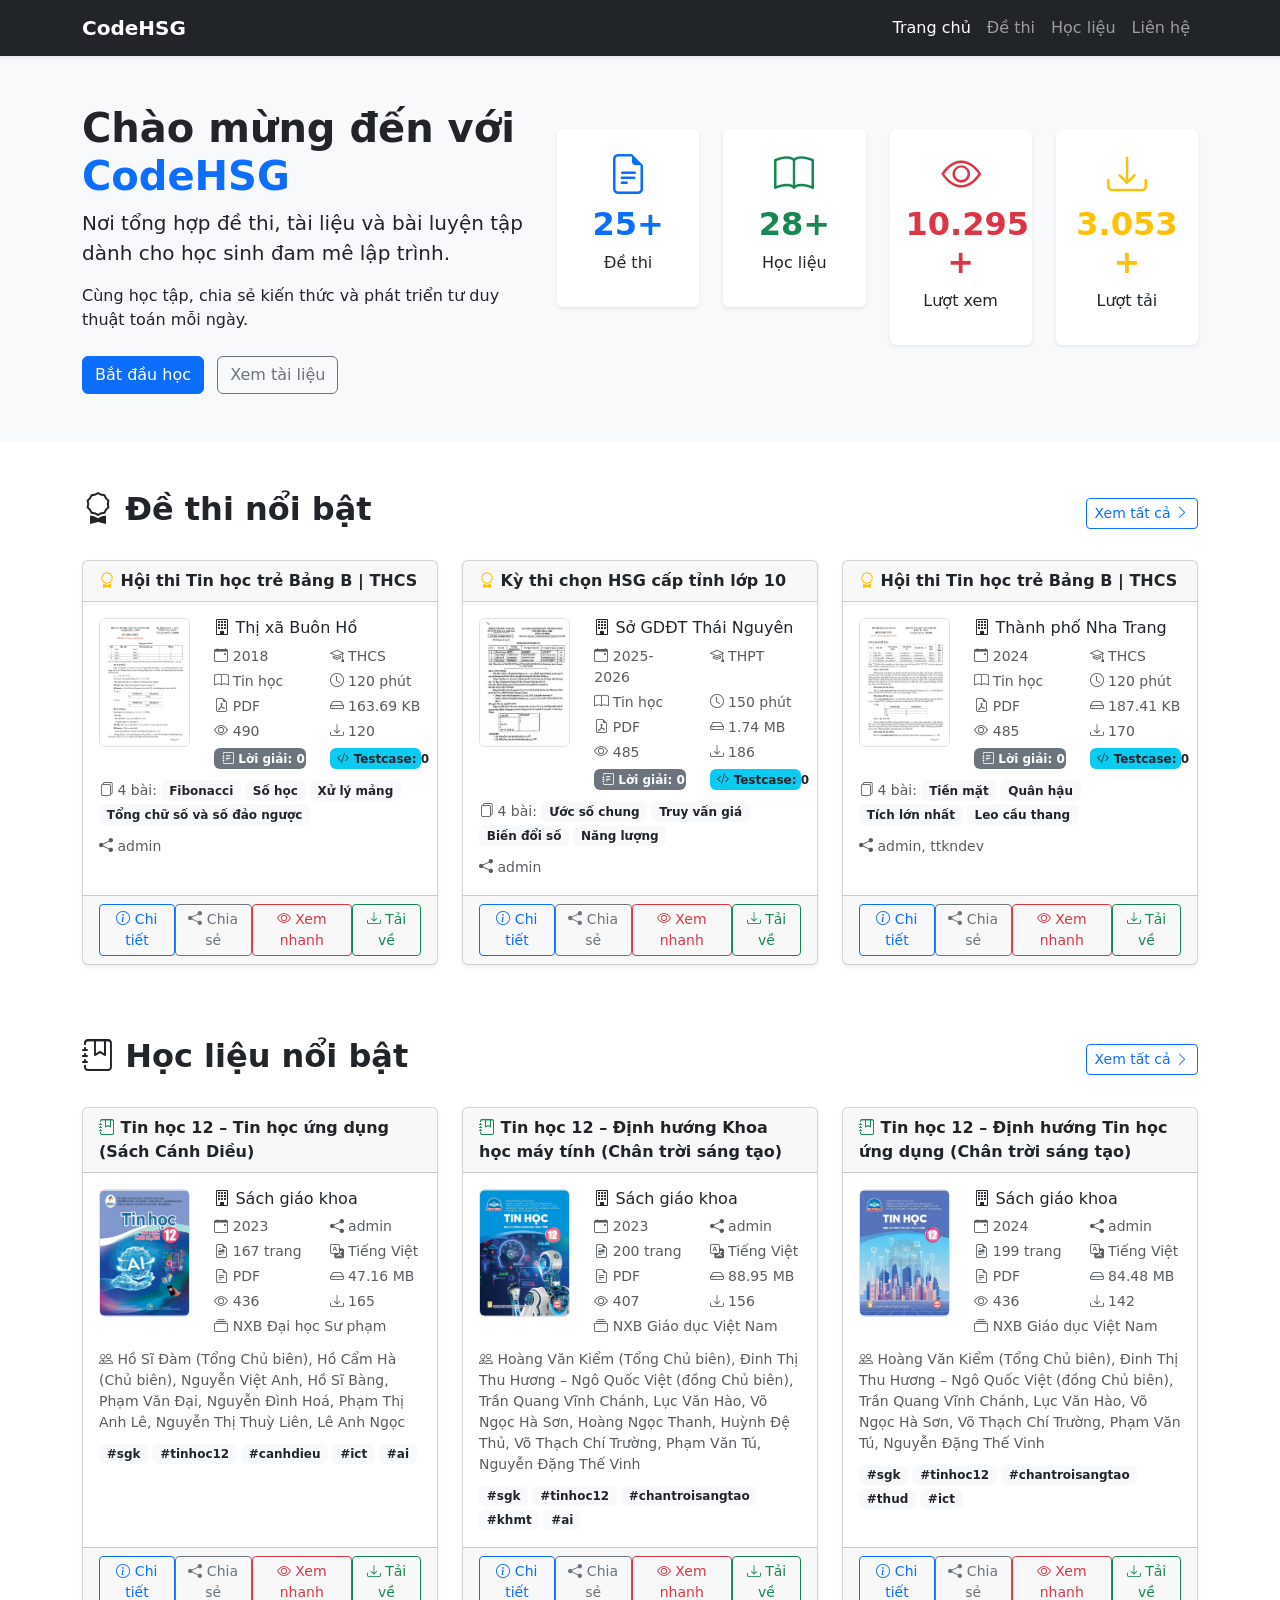
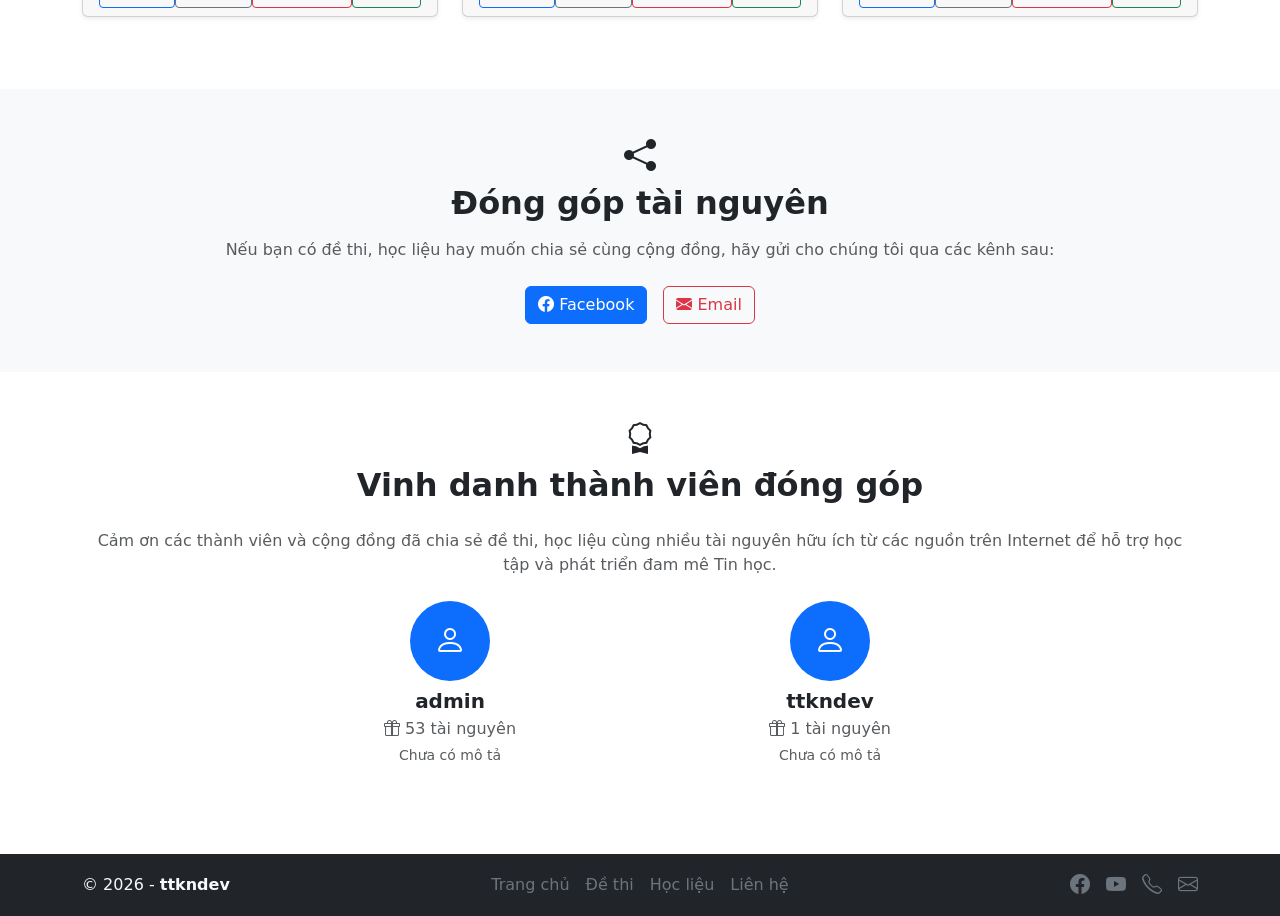
<file: index.html>
<!DOCTYPE html>
<html lang="en">

<head>
    <meta charset="UTF-8">
    <meta name="viewport" content="width=device-width, initial-scale=1.0">
    <title>CodeHSG | Trang chủ</title>

    <link href="https://cdn.jsdelivr.net/npm/bootstrap@5.3.8/dist/css/bootstrap.min.css" rel="stylesheet"
        integrity="sha384-sRIl4kxILFvY47J16cr9ZwB07vP4J8+LH7qKQnuqkuIAvNWLzeN8tE5YBujZqJLB" crossorigin="anonymous">
    <link rel="stylesheet" href="https://cdn.jsdelivr.net/npm/bootstrap-icons@1.11.3/font/bootstrap-icons.css">

    <link rel="stylesheet" href="assets/css/style.css">
</head>

<body>
    <header class="sticky-top">
        <nav class="navbar navbar-expand-lg navbar-dark bg-dark shadow-sm">
            <div class="container">
                <!-- Logo / Brand -->
                <a class="navbar-brand fw-bold" href="index.html">CodeHSG</a>

                <!-- Nút toggle cho mobile -->
                <button class="navbar-toggler" type="button" data-bs-toggle="collapse" data-bs-target="#navbarNav">
                    <span class="navbar-toggler-icon"></span>
                </button>

                <!-- Menu -->
                <div class="collapse navbar-collapse" id="navbarNav">
                    <ul class="navbar-nav ms-auto">
                        <li class="nav-item">
                            <a class="nav-link active" href="index.html">Trang chủ</a>
                        </li>
                        <li class="nav-item">
                            <a class="nav-link" href="exams.html">Đề thi</a>
                        </li>
                        <li class="nav-item">
                            <a class="nav-link" href="books.html">Học liệu</a>
                        </li>
                        <li class="nav-item">
                            <a class="nav-link" href="contact.html">Liên hệ</a>
                        </li>
                    </ul>
                </div>
            </div>
        </nav>
    </header>

    <main>
        <!-- Hero Section -->
        <section class="py-5 bg-light">
            <div class="container">
                <div class="row align-items-center">

                    <!-- Cột trái: Giới thiệu -->
                    <div class="col-12 col-md-5 mb-4 mb-md-0">
                        <h1 class="fw-bold">
                            Chào mừng đến với <span class="text-primary">CodeHSG</span>
                        </h1>

                        <p class="lead">
                            Nơi tổng hợp đề thi, tài liệu và bài luyện tập dành cho học sinh đam mê lập trình.
                        </p>

                        <p>
                            Cùng học tập, chia sẻ kiến thức và phát triển tư duy thuật toán mỗi ngày.
                        </p>

                        <div class="mt-4">
                            <a href="#" class="btn btn-primary me-2">
                                Bắt đầu học
                            </a>

                            <a href="#" class="btn btn-outline-secondary">
                                Xem tài liệu
                            </a>
                        </div>
                    </div>

                    <!-- Cột phải: Thống kê -->
                    <div class="col-12 col-md-7">
                        <div class="row text-center">
                            <div class="col-6 col-lg-3 mb-4">
                                <div class="p-3 bg-white shadow-sm rounded">
                                    <i class="bi bi-file-earmark-text fs-1 text-primary"></i>
                                    <h2 class="fw-bold text-primary"><span id="stat-exams" class="stat-number">0</span>+
                                    </h2>
                                    <p>Đề thi</p>
                                </div>
                            </div>
                            <div class="col-6 col-lg-3 mb-4">
                                <div class="p-3 bg-white shadow-sm rounded">
                                    <i class="bi bi-book fs-1 text-success"></i>
                                    <h2 class="fw-bold text-success"><span id="stat-books" class="stat-number">0</span>+
                                    </h2>
                                    <p>Học liệu</p>
                                </div>
                            </div>
                            <div class="col-6 col-lg-3 mb-4">
                                <div class="p-3 bg-white shadow-sm rounded">
                                    <i class="bi bi-eye fs-1 text-danger"></i>
                                    <h2 class="fw-bold text-danger"><span id="stat-views" class="stat-number">0</span>+
                                    </h2>
                                    <p>Lượt xem</p>
                                </div>
                            </div>
                            <div class="col-6 col-lg-3 mb-4">
                                <div class="p-3 bg-white shadow-sm rounded">
                                    <i class="bi bi-download fs-1 text-warning"></i>
                                    <h2 class="fw-bold text-warning"><span id="stat-downloads"
                                            class="stat-number">0</span>+</h2>
                                    <p>Lượt tải</p>
                                </div>
                            </div>
                        </div>
                    </div>
                </div>
            </div>
        </section>

        <!-- Exam Feature Section -->
        <section class="py-5">
            <div class="container">
                <div class="d-flex justify-content-between align-items-center mb-4">
                    <h2 class="fw-bold"><i class="bi bi-award"></i> Đề thi nổi bật</h2>
                    <a href="exams.html" class="btn btn-outline-primary btn-sm">Xem tất cả <i
                            class="bi bi-chevron-right"></i></a>
                </div>
                <div class="row" id="exam-feature" data-mode="top"></div>
                <!-- JS sẽ render card vào đây -->
            </div>
            </div>
        </section>

        <!-- Book Feature Section -->
        <section class="pb-5">
            <div class="container">
                <div class="d-flex justify-content-between align-items-center mb-4">
                    <h2 class="fw-bold"><i class="bi bi-journal-bookmark"></i> Học liệu nổi bật</h2>
                    <a href="books.html" class="btn btn-outline-primary btn-sm">Xem tất cả <i
                            class="bi bi-chevron-right"></i></a>
                </div>
                <div class="row" id="book-feature" data-mode="top"></div>
                <!-- JS sẽ render card vào đây -->
            </div>
            </div>
        </section>

        <!-- Contribute Section -->
        <section class="py-5 bg-light">
            <div class="container text-center">
                <h2 class="fw-bold"><i class="bi bi-share-fill"></i></h2>
                <h2 class="fw-bold mb-3">Đóng góp tài nguyên</h2>
                <p class="text-muted mb-4">
                    Nếu bạn có đề thi, học liệu hay muốn chia sẻ cùng cộng đồng, hãy gửi cho chúng tôi qua các kênh sau:
                </p>
                <div class="d-flex justify-content-center gap-3">
                    <!-- Facebook -->
                    <a href="https://facebook.com/codehsg.vn" target="_blank" rel="noopener" class="btn btn-primary">
                        <i class="bi bi-facebook"></i> Facebook
                    </a>
                    <!-- Email -->
                    <a href="mailto:ttkndev@gmail.com" class="btn btn-outline-danger">
                        <i class="bi bi-envelope-fill"></i> Email
                    </a>
                </div>
            </div>
        </section>

        <!-- Contributors Section -->
        <section class="py-5 bg-white">
            <div class="container text-center">
                <h2 class="fw-bold"><i class="bi bi-award"></i></h2>
                <h2 class="fw-bold mb-4 text-center">Vinh danh thành viên đóng góp</h2>
                <p class="text-muted mb-4">
                    Cảm ơn các thành viên và cộng đồng đã chia sẻ đề thi, học liệu cùng nhiều tài nguyên hữu ích từ các nguồn trên
                    Internet để hỗ trợ học tập và phát triển đam mê Tin học.
                </p>
                <div class="row justify-content-center" id="contributors-list">
                    <!-- JS sẽ render -->
                </div>
            </div>
        </section>
    </main>

    <footer class="bg-dark text-light py-3">
        <div class="container">
            <div class="row">
                <!-- Cột 1: Bản quyền -->
                <div class="col-12 col-md-4 d-flex align-items-center justify-content-start">
                    <p class="mb-0">&copy; 2026 - <span class="fw-bold text-light">ttkndev</span></p>
                </div>

                <!-- Cột 2: Liên kết -->
                <div class="col-12 col-md-4 d-flex align-items-center justify-content-center">
                    <div class="d-flex justify-content-center flex-wrap gap-3">
                        <a href="index.html" class="text-secondary text-decoration-none">Trang chủ</a>
                        <a href="exams.html" class="text-secondary text-decoration-none">Đề thi</a>
                        <a href="books.html" class="text-secondary text-decoration-none">Học liệu</a>
                        <a href="contact.html" class="text-secondary text-decoration-none">Liên hệ</a>
                    </div>
                </div>

                <!-- Cột 3: Mạng xã hội -->
                <div class="col-12 col-md-4 d-flex align-items-center justify-content-end">
                    <div class="d-flex justify-content-center justify-content-md-end gap-3">
                        <a href="https://facebook.com/codehsg.vn" target="_blank" class="text-secondary fs-5"
                            aria-label="Facebook CodeHSG">
                            <i class="bi bi-facebook"></i>
                        </a>
                        <a href="https://www.youtube.com/@ttkndev" target="_blank" class="text-secondary fs-5"
                            aria-label="YouTube channel ttkndev">
                            <i class="bi bi-youtube"></i>
                        </a>
                        <a href="tel:+84775426999" class="text-secondary fs-5" aria-label="Gọi điện thoại hỗ trợ">
                            <i class="bi bi-telephone"></i>
                        </a>
                        <a href="mailto:ttkndev@gmail.com" class="text-secondary fs-5" aria-label="Gửi thư điện tử">
                            <i class="bi bi-envelope"></i>
                        </a>
                    </div>
                </div>
            </div>
        </div>
    </footer>

    <script src="https://cdn.jsdelivr.net/npm/bootstrap@5.3.8/dist/js/bootstrap.bundle.min.js"
        integrity="sha384-FKyoEForCGlyvwx9Hj09JcYn3nv7wiPVlz7YYwJrWVcXK/BmnVDxM+D2scQbITxI"
        crossorigin="anonymous"></script>
    <script src="assets/js/stats.js"></script>
    <script src="assets/js/render.js"></script>
    <script src="assets/js/exams.js"></script>
    <script src="assets/js/books.js"></script>
    <script src="assets/js/contributors.js"></script>
    <script src="assets/js/modal.js"></script>
</body>

</html>
</file>
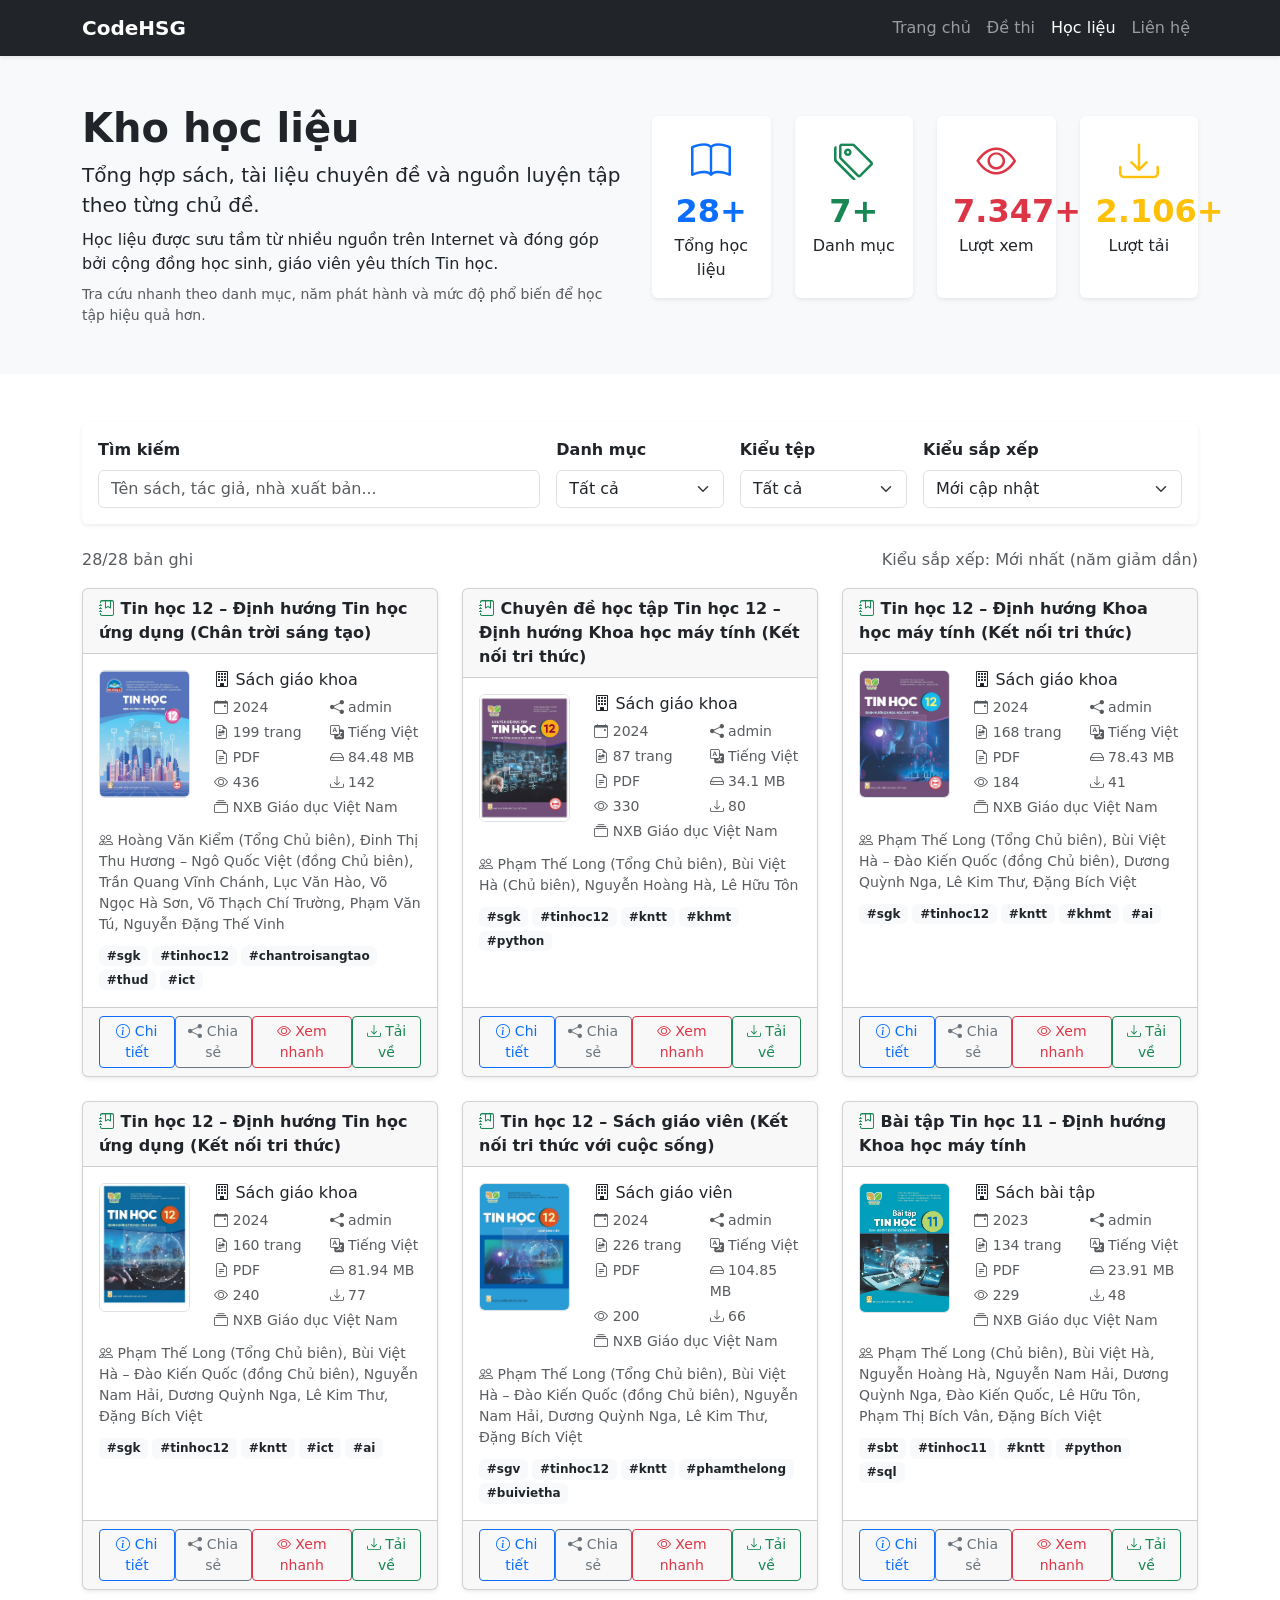
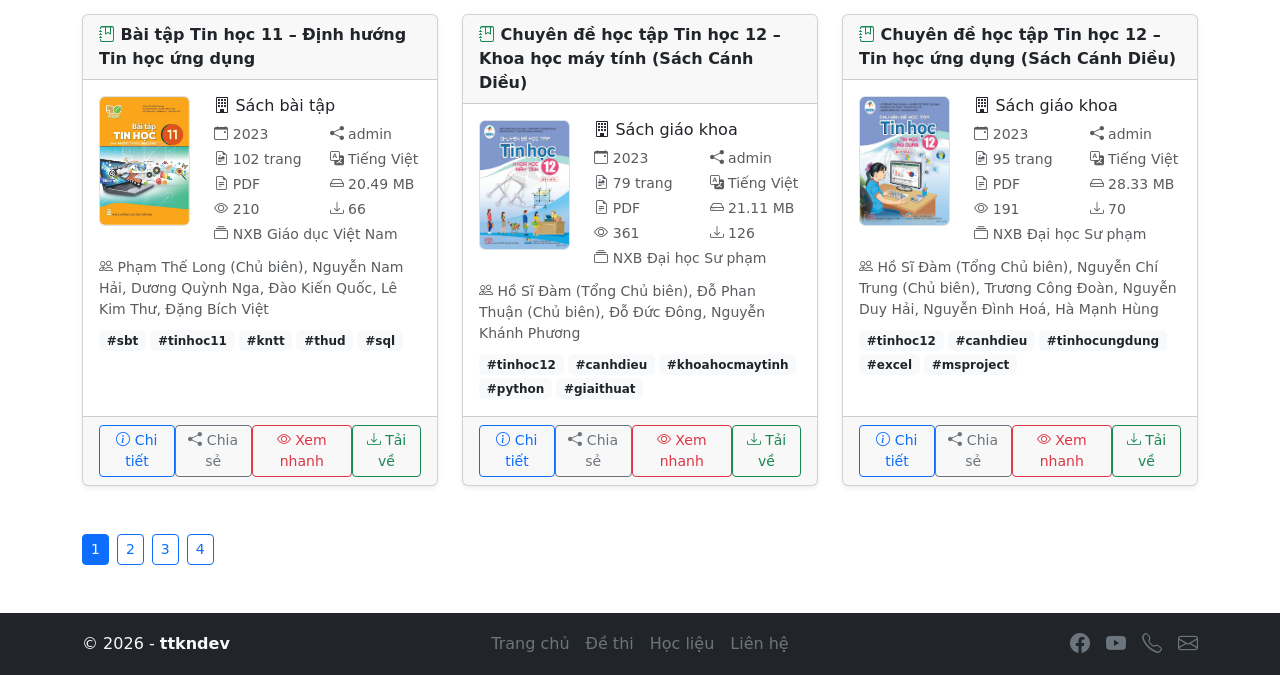
<file: books.html>
<!DOCTYPE html>
<html lang="vi">

<head>
    <meta charset="UTF-8">
    <meta name="viewport" content="width=device-width, initial-scale=1.0">
    <title>CodeHSG | Học liệu</title>

    <link href="https://cdn.jsdelivr.net/npm/bootstrap@5.3.8/dist/css/bootstrap.min.css" rel="stylesheet"
        integrity="sha384-sRIl4kxILFvY47J16cr9ZwB07vP4J8+LH7qKQnuqkuIAvNWLzeN8tE5YBujZqJLB" crossorigin="anonymous">
    <link rel="stylesheet" href="https://cdn.jsdelivr.net/npm/bootstrap-icons@1.11.3/font/bootstrap-icons.css">
    <link rel="stylesheet" href="assets/css/style.css">
</head>

<body>
    <header class="sticky-top">
        <nav class="navbar navbar-expand-lg navbar-dark bg-dark shadow-sm">
            <div class="container">
                <a class="navbar-brand fw-bold" href="index.html">CodeHSG</a>
                <button class="navbar-toggler" type="button" data-bs-toggle="collapse" data-bs-target="#navbarNav">
                    <span class="navbar-toggler-icon"></span>
                </button>
                <div class="collapse navbar-collapse" id="navbarNav">
                    <ul class="navbar-nav ms-auto">
                        <li class="nav-item"><a class="nav-link" href="index.html">Trang chủ</a></li>
                        <li class="nav-item"><a class="nav-link" href="exams.html">Đề thi</a></li>
                        <li class="nav-item"><a class="nav-link active" href="books.html">Học liệu</a></li>
                        <li class="nav-item"><a class="nav-link" href="contact.html">Liên hệ</a></li>
                    </ul>
                </div>
            </div>
        </nav>
    </header>

    <main>
        <section class="py-5 bg-light">
            <div class="container">
                <div class="row align-items-center">
                    <div class="col-12 col-md-6 mb-4 mb-md-0">
                        <h1 class="fw-bold">Kho học liệu</h1>

                        <p class="lead mb-2">
                            Tổng hợp sách, tài liệu chuyên đề và nguồn luyện tập theo từng chủ đề.
                        </p>

                        <p class="mb-2">
                            Học liệu được sưu tầm từ nhiều nguồn trên Internet và đóng góp bởi cộng đồng học sinh, giáo
                            viên yêu thích Tin học.
                        </p>

                        <p class="mb-0 text-muted small">
                            Tra cứu nhanh theo danh mục, năm phát hành và mức độ phổ biến để học tập hiệu quả hơn.
                        </p>
                    </div>
                    <div class="col-12 col-md-6">
                        <div class="row text-center" id="book-hero-stats">
                            <div class="col-6 col-lg-3 mb-3">
                                <div class="p-3 bg-white shadow-sm rounded h-100">
                                    <i class="bi bi-book fs-1 text-primary"></i>
                                    <h2 class="fw-bold text-primary mb-1"><span id="hero-total-books">0</span>+</h2>
                                    <p class="mb-0">Tổng học liệu</p>
                                </div>
                            </div>
                            <div class="col-6 col-lg-3 mb-3">
                                <div class="p-3 bg-white shadow-sm rounded h-100">
                                    <i class="bi bi-tags fs-1 text-success"></i>
                                    <h2 class="fw-bold text-success mb-1"><span id="hero-total-categories">0</span>+
                                    </h2>
                                    <p class="mb-0">Danh mục</p>
                                </div>
                            </div>
                            <div class="col-6 col-lg-3 mb-3">
                                <div class="p-3 bg-white shadow-sm rounded h-100">
                                    <i class="bi bi-eye fs-1 text-danger"></i>
                                    <h2 class="fw-bold text-danger mb-1"><span id="hero-total-book-views">0</span>+</h2>
                                    <p class="mb-0">Lượt xem</p>
                                </div>
                            </div>
                            <div class="col-6 col-lg-3 mb-3">
                                <div class="p-3 bg-white shadow-sm rounded h-100">
                                    <i class="bi bi-download fs-1 text-warning"></i>
                                    <h2 class="fw-bold text-warning mb-1"><span id="hero-total-book-downloads">0</span>+
                                    </h2>
                                    <p class="mb-0">Lượt tải</p>
                                </div>
                            </div>
                        </div>
                    </div>
                </div>
            </div>
        </section>

        <section class="py-5">
            <div class="container">
                <div class="card border-0 shadow-sm mb-4">
                    <div class="card-body">
                        <div class="row g-3 align-items-end">
                            <div class="col-12 col-lg-5">
                                <label for="book-search" class="form-label fw-semibold">Tìm kiếm</label>
                                <input id="book-search" type="search" class="form-control"
                                    placeholder="Tên sách, tác giả, nhà xuất bản...">
                            </div>
                            <div class="col-6 col-lg-2">
                                <label for="book-category" class="form-label fw-semibold">Danh mục</label>
                                <select id="book-category" class="form-select">
                                    <option value="">Tất cả</option>
                                </select>
                            </div>
                            <div class="col-6 col-lg-2">
                                <label for="book-file-type" class="form-label fw-semibold">Kiểu tệp</label>
                                <select id="book-file-type" class="form-select">
                                    <option value="">Tất cả</option>
                                </select>
                            </div>
                            <div class="col-12 col-lg-3">
                                <label for="book-sort" class="form-label fw-semibold">Kiểu sắp xếp</label>
                                <select id="book-sort" class="form-select">
                                    <option value="newest">Mới cập nhật</option>
                                    <option value="downloads_desc">Lượt tải cao nhất</option>
                                    <option value="views_desc">Lượt xem cao nhất</option>
                                    <option value="title_asc">Tên A → Z</option>
                                </select>
                            </div>
                        </div>
                    </div>
                </div>

                <div class="d-flex flex-wrap justify-content-between align-items-center mb-3 gap-2">
                    <p class="mb-0 text-muted"><span id="book-result-count">0</span>/<span
                            id="book-total-count">0</span> bản ghi</p>
                    <p class="mb-0 text-muted">Kiểu sắp xếp: <span id="book-sort-label">Mới cập nhật</span></p>
                </div>

                <div class="row" id="book-feature" data-mode="all"></div>
                <div id="book-empty" class="alert alert-warning d-none" role="alert">Không tìm thấy học liệu phù hợp.
                </div>

                <nav class="mt-4" aria-label="Phân trang học liệu">
                    <div id="book-pagination" class="d-flex flex-wrap gap-2"></div>
                </nav>
            </div>
        </section>
    </main>

    <footer class="bg-dark text-light py-3">
        <div class="container">
            <div class="row">
                <!-- Cột 1: Bản quyền -->
                <div class="col-12 col-md-4 d-flex align-items-center justify-content-start">
                    <p class="mb-0">&copy; 2026 - <span class="fw-bold text-light">ttkndev</span></p>
                </div>

                <!-- Cột 2: Liên kết -->
                <div class="col-12 col-md-4 d-flex align-items-center justify-content-center">
                    <div class="d-flex justify-content-center flex-wrap gap-3">
                        <a href="index.html" class="text-secondary text-decoration-none">Trang chủ</a>
                        <a href="exams.html" class="text-secondary text-decoration-none">Đề thi</a>
                        <a href="books.html" class="text-secondary text-decoration-none">Học liệu</a>
                        <a href="contact.html" class="text-secondary text-decoration-none">Liên hệ</a>
                    </div>
                </div>

                <!-- Cột 3: Mạng xã hội -->
                <div class="col-12 col-md-4 d-flex align-items-center justify-content-end">
                    <div class="d-flex justify-content-center justify-content-md-end gap-3">
                        <a href="https://facebook.com/codehsg.vn" target="_blank" class="text-secondary fs-5"
                            aria-label="Facebook CodeHSG">
                            <i class="bi bi-facebook"></i>
                        </a>
                        <a href="https://www.youtube.com/@ttkndev" target="_blank" class="text-secondary fs-5"
                            aria-label="YouTube channel ttkndev">
                            <i class="bi bi-youtube"></i>
                        </a>
                        <a href="tel:+84775426999" class="text-secondary fs-5" aria-label="Gọi điện thoại hỗ trợ">
                            <i class="bi bi-telephone"></i>
                        </a>
                        <a href="mailto:ttkndev@gmail.com" class="text-secondary fs-5" aria-label="Gửi thư điện tử">
                            <i class="bi bi-envelope"></i>
                        </a>
                    </div>
                </div>
            </div>
        </div>
    </footer>

    <script src="https://cdn.jsdelivr.net/npm/bootstrap@5.3.8/dist/js/bootstrap.bundle.min.js"
        integrity="sha384-FKyoEForCGlyvwx9Hj09JcYn3nv7wiPVlz7YYwJrWVcXK/BmnVDxM+D2scQbITxI"
        crossorigin="anonymous"></script>
    <script src="assets/js/render.js"></script>
    <script src="assets/js/books.js"></script>
    <script src="assets/js/modal.js"></script>
</body>

</html>
</file>
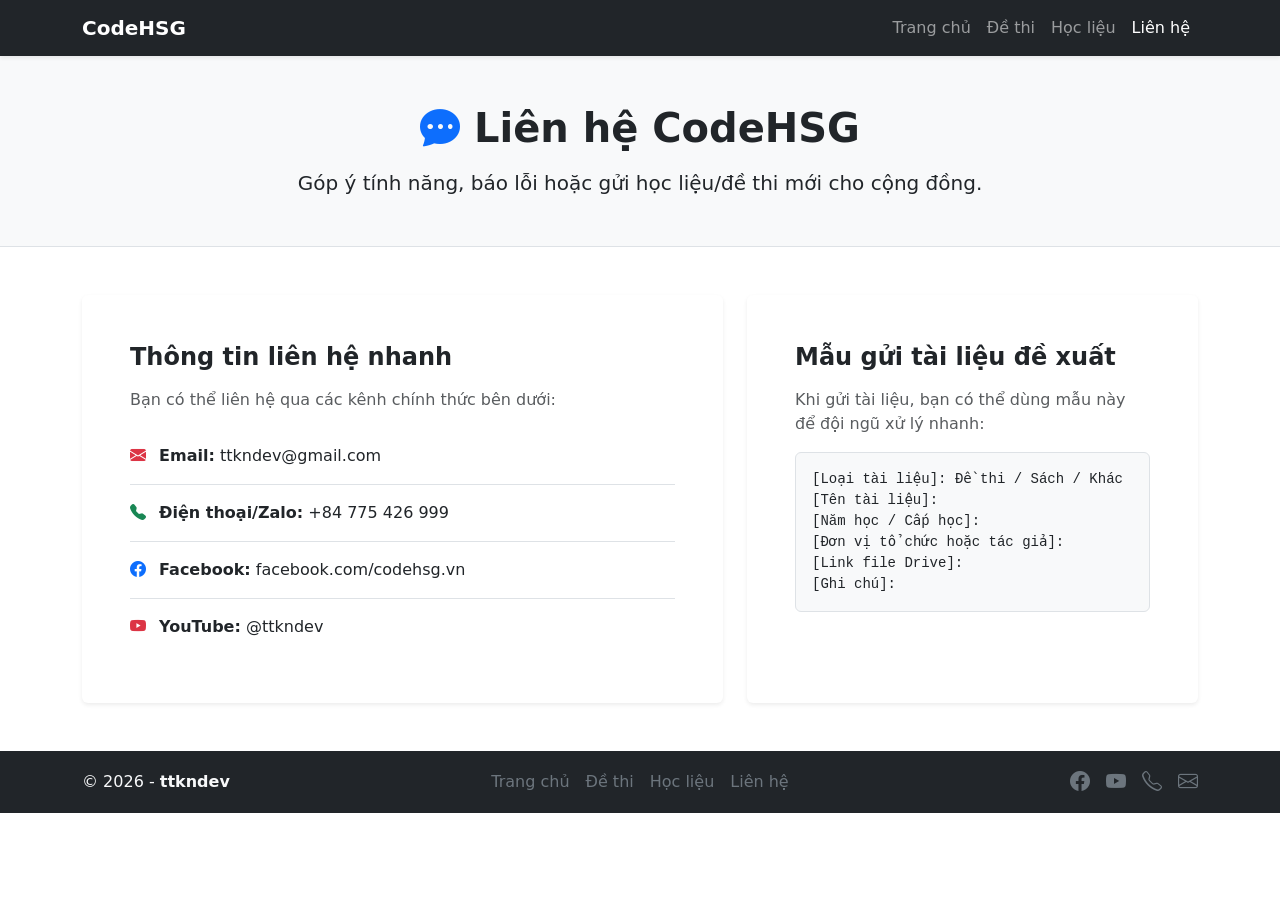
<file: contact.html>
<!DOCTYPE html>
<html lang="vi">

<head>
    <meta charset="UTF-8">
    <meta name="viewport" content="width=device-width, initial-scale=1.0">
    <title>CodeHSG | Liên hệ</title>

    <link href="https://cdn.jsdelivr.net/npm/bootstrap@5.3.8/dist/css/bootstrap.min.css" rel="stylesheet"
        integrity="sha384-sRIl4kxILFvY47J16cr9ZwB07vP4J8+LH7qKQnuqkuIAvNWLzeN8tE5YBujZqJLB" crossorigin="anonymous">
    <link rel="stylesheet" href="https://cdn.jsdelivr.net/npm/bootstrap-icons@1.11.3/font/bootstrap-icons.css">

    <link rel="stylesheet" href="assets/css/style.css">
</head>

<body>
    <header class="sticky-top">
        <nav class="navbar navbar-expand-lg navbar-dark bg-dark shadow-sm">
            <div class="container">
                <a class="navbar-brand fw-bold" href="index.html">CodeHSG</a>
                <button class="navbar-toggler" type="button" data-bs-toggle="collapse" data-bs-target="#navbarNav">
                    <span class="navbar-toggler-icon"></span>
                </button>

                <div class="collapse navbar-collapse" id="navbarNav">
                    <ul class="navbar-nav ms-auto">
                        <li class="nav-item"><a class="nav-link" href="index.html">Trang chủ</a></li>
                        <li class="nav-item"><a class="nav-link" href="exams.html">Đề thi</a></li>
                        <li class="nav-item"><a class="nav-link" href="books.html">Học liệu</a></li>
                        <li class="nav-item"><a class="nav-link active" href="contact.html">Liên hệ</a></li>
                    </ul>
                </div>
            </div>
        </nav>
    </header>

    <main>
        <section class="py-5 bg-light border-bottom">
            <div class="container text-center">
                <h1 class="fw-bold mb-3"><i class="bi bi-chat-dots-fill text-primary"></i> Liên hệ CodeHSG</h1>
                <p class="lead mb-0">Góp ý tính năng, báo lỗi hoặc gửi học liệu/đề thi mới cho cộng đồng.</p>
            </div>
        </section>

        <section class="py-5">
            <div class="container">
                <div class="row g-4">
                    <div class="col-12 col-lg-7">
                        <div class="card border-0 shadow-sm h-100">
                            <div class="card-body p-4 p-lg-5">
                                <h2 class="h4 fw-bold mb-3">Thông tin liên hệ nhanh</h2>
                                <p class="text-muted">Bạn có thể liên hệ qua các kênh chính thức bên dưới:</p>

                                <div class="list-group list-group-flush">
                                    <a href="mailto:ttkndev@gmail.com" class="list-group-item list-group-item-action px-0 py-3">
                                        <i class="bi bi-envelope-fill text-danger me-2"></i>
                                        <span class="fw-semibold">Email:</span> ttkndev@gmail.com
                                    </a>
                                    <a href="tel:+84775426999" class="list-group-item list-group-item-action px-0 py-3">
                                        <i class="bi bi-telephone-fill text-success me-2"></i>
                                        <span class="fw-semibold">Điện thoại/Zalo:</span> +84 775 426 999
                                    </a>
                                    <a href="https://facebook.com/codehsg.vn" target="_blank" rel="noopener"
                                        class="list-group-item list-group-item-action px-0 py-3">
                                        <i class="bi bi-facebook text-primary me-2"></i>
                                        <span class="fw-semibold">Facebook:</span> facebook.com/codehsg.vn
                                    </a>
                                    <a href="https://www.youtube.com/@ttkndev" target="_blank" rel="noopener"
                                        class="list-group-item list-group-item-action px-0 py-3">
                                        <i class="bi bi-youtube text-danger me-2"></i>
                                        <span class="fw-semibold">YouTube:</span> @ttkndev
                                    </a>
                                </div>
                            </div>
                        </div>
                    </div>

                    <div class="col-12 col-lg-5">
                        <div class="card border-0 shadow-sm h-100">
                            <div class="card-body p-4 p-lg-5">
                                <h2 class="h4 fw-bold mb-3">Mẫu gửi tài liệu đề xuất</h2>
                                <p class="text-muted mb-3">Khi gửi tài liệu, bạn có thể dùng mẫu này để đội ngũ xử lý nhanh:</p>
                                <pre class="bg-light border rounded p-3 small mb-0"><code>[Loại tài liệu]: Đề thi / Sách / Khác
[Tên tài liệu]:
[Năm học / Cấp học]:
[Đơn vị tổ chức hoặc tác giả]:
[Link file Drive]:
[Ghi chú]:</code></pre>
                            </div>
                        </div>
                    </div>
                </div>
            </div>
        </section>
    </main>

    <footer class="bg-dark text-light py-3">
        <div class="container">
            <div class="row">
                <div class="col-12 col-md-4 d-flex align-items-center justify-content-start">
                    <p class="mb-0">&copy; 2026 - <span class="fw-bold text-light">ttkndev</span></p>
                </div>

                <div class="col-12 col-md-4 d-flex align-items-center justify-content-center">
                    <div class="d-flex justify-content-center flex-wrap gap-3">
                        <a href="index.html" class="text-secondary text-decoration-none">Trang chủ</a>
                        <a href="exams.html" class="text-secondary text-decoration-none">Đề thi</a>
                        <a href="books.html" class="text-secondary text-decoration-none">Học liệu</a>
                        <a href="contact.html" class="text-secondary text-decoration-none">Liên hệ</a>
                    </div>
                </div>

                <div class="col-12 col-md-4 d-flex align-items-center justify-content-end">
                    <div class="d-flex justify-content-center justify-content-md-end gap-3">
                        <a href="https://facebook.com/codehsg.vn" target="_blank" class="text-secondary fs-5"
                            aria-label="Facebook CodeHSG">
                            <i class="bi bi-facebook"></i>
                        </a>
                        <a href="https://www.youtube.com/@ttkndev" target="_blank" class="text-secondary fs-5"
                            aria-label="YouTube channel ttkndev">
                            <i class="bi bi-youtube"></i>
                        </a>
                        <a href="tel:+84775426999" class="text-secondary fs-5" aria-label="Gọi điện thoại hỗ trợ">
                            <i class="bi bi-telephone"></i>
                        </a>
                        <a href="mailto:ttkndev@gmail.com" class="text-secondary fs-5" aria-label="Gửi thư điện tử">
                            <i class="bi bi-envelope"></i>
                        </a>
                    </div>
                </div>
            </div>
        </div>
    </footer>

    <script src="https://cdn.jsdelivr.net/npm/bootstrap@5.3.8/dist/js/bootstrap.bundle.min.js"
        integrity="sha384-FKyoEForCGlyvwx9Hj09JcYn3nv7wiPVlz7YYwJrWVcXK/BmnVDxM+D2scQbITxI"
        crossorigin="anonymous"></script>
</body>

</html>
</file>
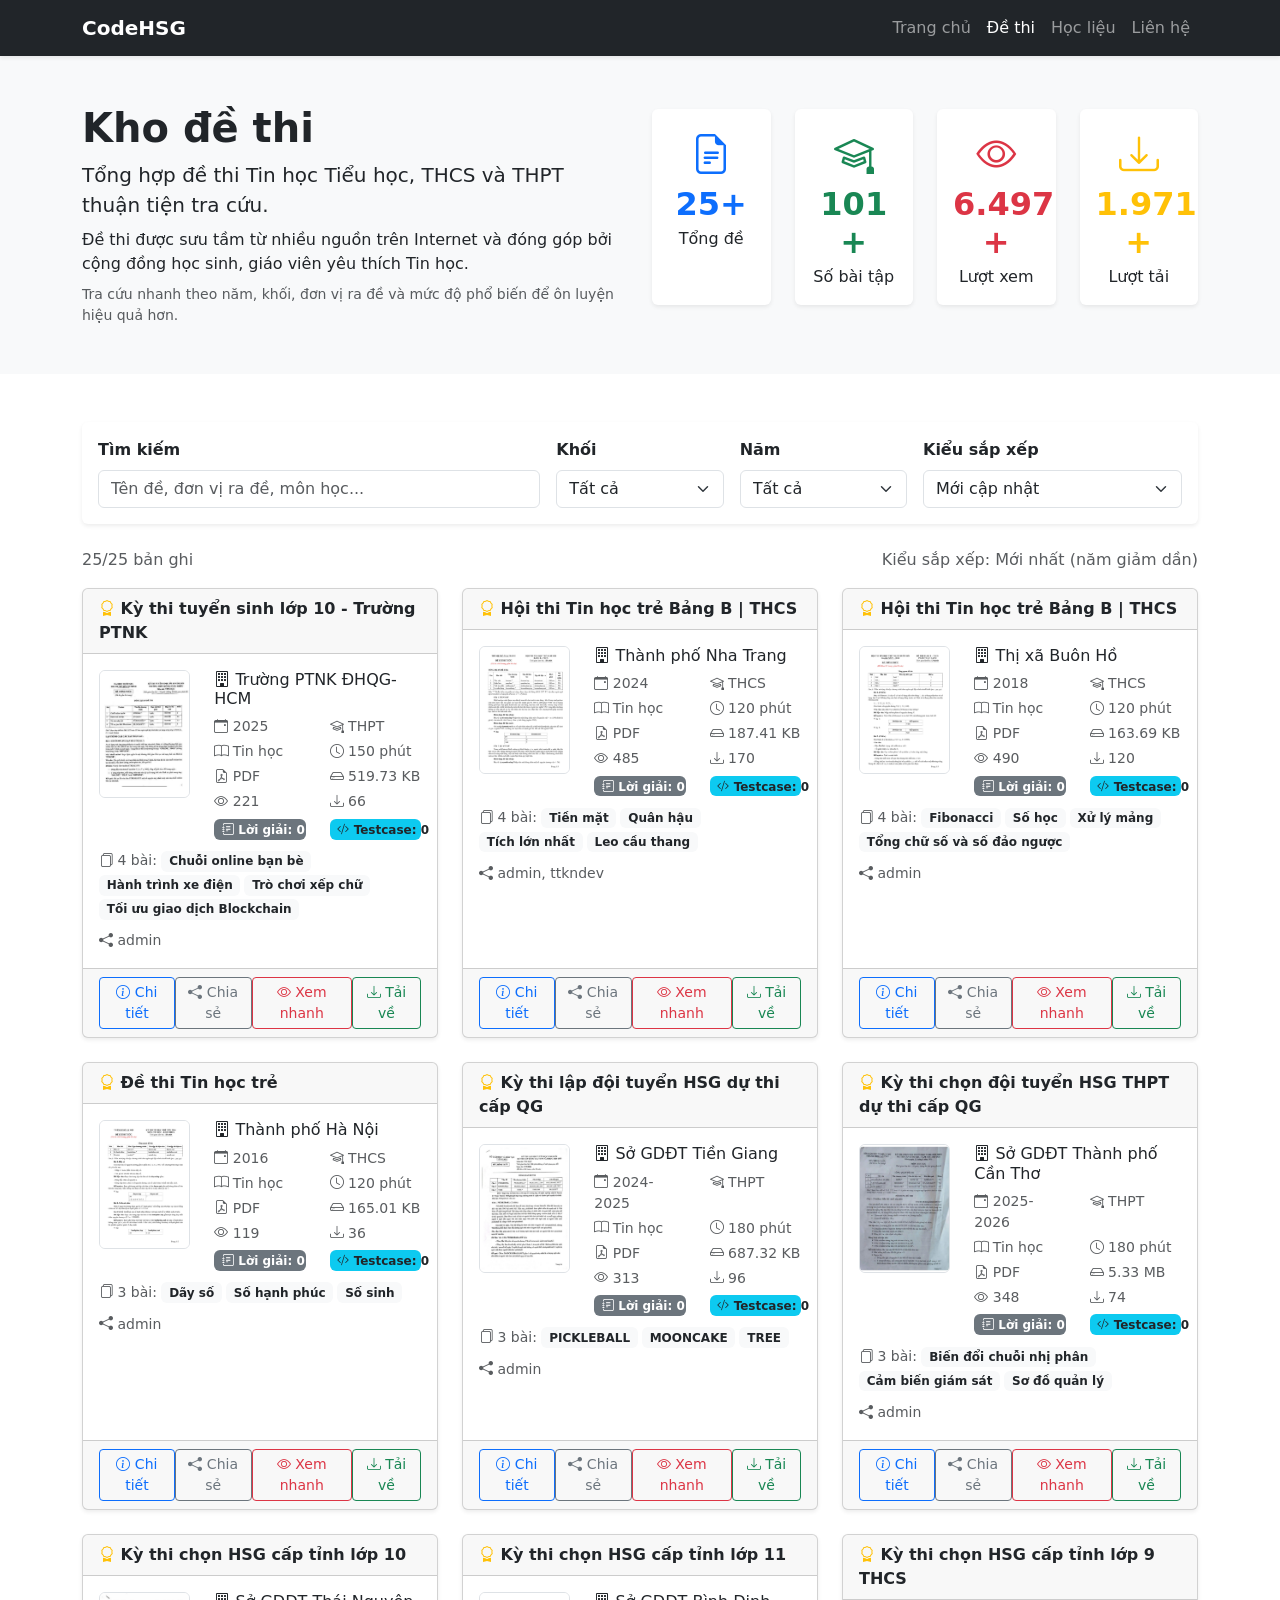
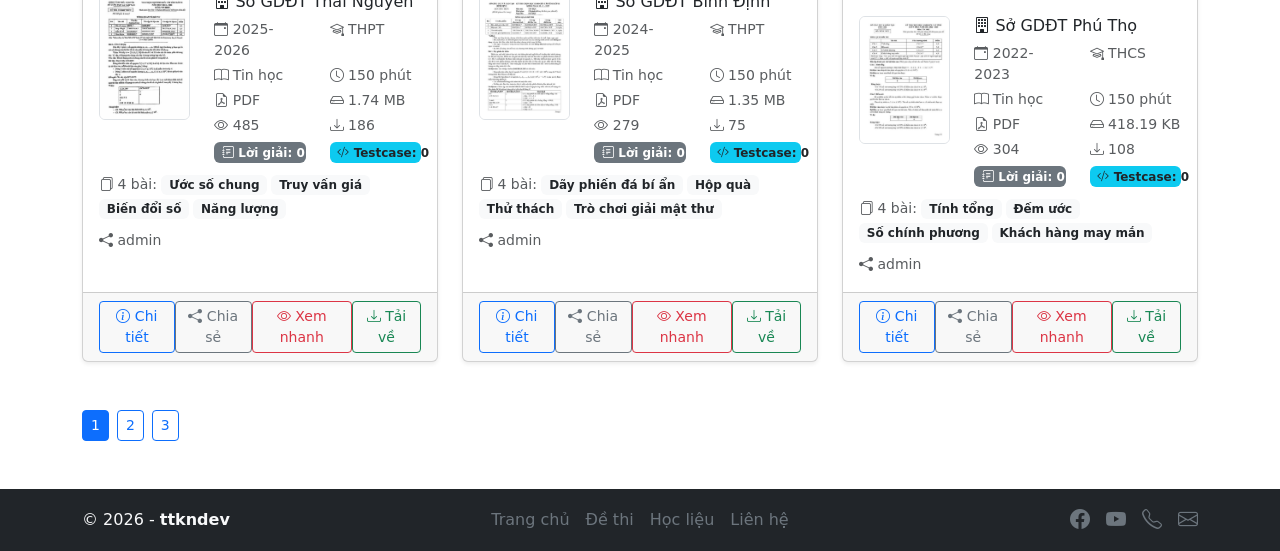
<file: exams.html>
<!DOCTYPE html>
<html lang="vi">

<head>
    <meta charset="UTF-8">
    <meta name="viewport" content="width=device-width, initial-scale=1.0">
    <title>CodeHSG | Đề thi</title>

    <link href="https://cdn.jsdelivr.net/npm/bootstrap@5.3.8/dist/css/bootstrap.min.css" rel="stylesheet"
        integrity="sha384-sRIl4kxILFvY47J16cr9ZwB07vP4J8+LH7qKQnuqkuIAvNWLzeN8tE5YBujZqJLB" crossorigin="anonymous">
    <link rel="stylesheet" href="https://cdn.jsdelivr.net/npm/bootstrap-icons@1.11.3/font/bootstrap-icons.css">
    <link rel="stylesheet" href="assets/css/style.css">
</head>

<body>
    <header class="sticky-top">
        <nav class="navbar navbar-expand-lg navbar-dark bg-dark shadow-sm">
            <div class="container">
                <a class="navbar-brand fw-bold" href="index.html">CodeHSG</a>
                <button class="navbar-toggler" type="button" data-bs-toggle="collapse" data-bs-target="#navbarNav">
                    <span class="navbar-toggler-icon"></span>
                </button>
                <div class="collapse navbar-collapse" id="navbarNav">
                    <ul class="navbar-nav ms-auto">
                        <li class="nav-item"><a class="nav-link" href="index.html">Trang chủ</a></li>
                        <li class="nav-item"><a class="nav-link active" href="exams.html">Đề thi</a></li>
                        <li class="nav-item"><a class="nav-link" href="books.html">Học liệu</a></li>
                        <li class="nav-item"><a class="nav-link" href="contact.html">Liên hệ</a></li>
                    </ul>
                </div>
            </div>
        </nav>
    </header>

    <main>
        <section class="py-5 bg-light">
            <div class="container">
                <div class="row align-items-center">
                    <div class="col-12 col-md-6 mb-4 mb-md-0">
                        <h1 class="fw-bold">Kho đề thi</h1>

                        <p class="lead mb-2">
                            Tổng hợp đề thi Tin học Tiểu học, THCS và THPT thuận tiện tra cứu.
                        </p>

                        <p class="mb-2">
                            Đề thi được sưu tầm từ nhiều nguồn trên Internet và đóng góp bởi cộng đồng học sinh, giáo
                            viên yêu thích Tin học.
                        </p>

                        <p class="mb-0 text-muted small">
                            Tra cứu nhanh theo năm, khối, đơn vị ra đề và mức độ phổ biến để ôn luyện hiệu quả hơn.
                        </p>
                    </div>
                    <div class="col-12 col-md-6">
                        <div class="row text-center" id="exam-hero-stats">
                            <div class="col-6 col-lg-3 mb-3">
                                <div class="p-3 bg-white shadow-sm rounded h-100">
                                    <i class="bi bi-file-earmark-text fs-1 text-primary"></i>
                                    <h2 class="fw-bold text-primary mb-1"><span id="hero-total-exams"
                                            class="stat-number">0</span>+</h2>
                                    <p class="mb-0">Tổng đề</p>
                                </div>
                            </div>
                            <div class="col-6 col-lg-3 mb-3">
                                <div class="p-3 bg-white shadow-sm rounded h-100">
                                    <i class="bi bi-mortarboard fs-1 text-success"></i>
                                    <h2 class="fw-bold text-success mb-1"><span id="hero-total-problems"
                                            class="stat-number">0</span>+</h2>
                                    <p class="mb-0">Số bài tập</p>
                                </div>
                            </div>
                            <div class="col-6 col-lg-3 mb-3">
                                <div class="p-3 bg-white shadow-sm rounded h-100">
                                    <i class="bi bi-eye fs-1 text-danger"></i>
                                    <h2 class="fw-bold text-danger mb-1"><span id="hero-total-views"
                                            class="stat-number">0</span>+</h2>
                                    <p class="mb-0">Lượt xem</p>
                                </div>
                            </div>
                            <div class="col-6 col-lg-3 mb-3">
                                <div class="p-3 bg-white shadow-sm rounded h-100">
                                    <i class="bi bi-download fs-1 text-warning"></i>
                                    <h2 class="fw-bold text-warning mb-1"><span id="hero-total-downloads"
                                            class="stat-number">0</span>+</h2>
                                    <p class="mb-0">Lượt tải</p>
                                </div>
                            </div>
                        </div>
                    </div>
                </div>
            </div>
        </section>

        <section class="py-5">
            <div class="container">
                <div class="card border-0 shadow-sm mb-4">
                    <div class="card-body">
                        <div class="row g-3 align-items-end">
                            <div class="col-12 col-lg-5">
                                <label for="exam-search" class="form-label fw-semibold">Tìm kiếm</label>
                                <input id="exam-search" type="search" class="form-control"
                                    placeholder="Tên đề, đơn vị ra đề, môn học...">
                            </div>
                            <div class="col-6 col-lg-2">
                                <label for="exam-grade" class="form-label fw-semibold">Khối</label>
                                <select id="exam-grade" class="form-select">
                                    <option value="">Tất cả</option>
                                </select>
                            </div>
                            <div class="col-6 col-lg-2">
                                <label for="exam-year" class="form-label fw-semibold">Năm</label>
                                <select id="exam-year" class="form-select">
                                    <option value="">Tất cả</option>
                                </select>
                            </div>
                            <div class="col-12 col-lg-3">
                                <label for="exam-sort" class="form-label fw-semibold">Kiểu sắp xếp</label>
                                <select id="exam-sort" class="form-select">
                                    <option value="newest">Mới cập nhật</option>
                                    <option value="views_desc">Lượt xem cao nhất</option>
                                    <option value="downloads_desc">Lượt tải cao nhất</option>
                                    <option value="title_asc">Tên A → Z</option>
                                </select>
                            </div>
                        </div>
                    </div>
                </div>

                <div class="d-flex flex-wrap justify-content-between align-items-center mb-3 gap-2">
                    <p class="mb-0 text-muted"><span id="exam-result-count">0</span>/<span
                            id="exam-total-count">0</span> bản ghi</p>
                    <p class="mb-0 text-muted">Kiểu sắp xếp: <span id="exam-sort-label">Mới cập nhật</span></p>
                </div>

                <div class="row" id="exam-feature" data-mode="all"></div>
                <div id="exam-empty" class="alert alert-warning d-none" role="alert">Không tìm thấy đề thi phù hợp bộ
                    lọc.</div>

                <nav class="mt-4" aria-label="Phân trang đề thi">
                    <div id="exam-pagination" class="d-flex flex-wrap gap-2"></div>
                </nav>
            </div>
        </section>
    </main>

    <footer class="bg-dark text-light py-3">
        <div class="container">
            <div class="row">
                <div class="col-12 col-md-4 d-flex align-items-center justify-content-start">
                    <p class="mb-0">&copy; 2026 - <span class="fw-bold text-light">ttkndev</span></p>
                </div>
                <div class="col-12 col-md-4 d-flex align-items-center justify-content-center">
                    <div class="d-flex justify-content-center flex-wrap gap-3">
                        <a href="index.html" class="text-secondary text-decoration-none">Trang chủ</a>
                        <a href="exams.html" class="text-secondary text-decoration-none">Đề thi</a>
                        <a href="books.html" class="text-secondary text-decoration-none">Học liệu</a>
                        <a href="contact.html" class="text-secondary text-decoration-none">Liên hệ</a>
                    </div>
                </div>
                <div class="col-12 col-md-4 d-flex align-items-center justify-content-end">
                    <div class="d-flex justify-content-center justify-content-md-end gap-3">
                        <a href="https://facebook.com/codehsg.vn" target="_blank" class="text-secondary fs-5"><i
                                class="bi bi-facebook"></i></a>
                        <a href="https://www.youtube.com/@ttkndev" target="_blank" class="text-secondary fs-5"><i
                                class="bi bi-youtube"></i></a>
                        <a href="tel:+84775426999" class="text-secondary fs-5"><i class="bi bi-telephone"></i></a>
                        <a href="mailto:ttkndev@gmail.com" class="text-secondary fs-5"><i
                                class="bi bi-envelope"></i></a>
                    </div>
                </div>
            </div>
        </div>
    </footer>

    <script src="https://cdn.jsdelivr.net/npm/bootstrap@5.3.8/dist/js/bootstrap.bundle.min.js"
        integrity="sha384-FKyoEForCGlyvwx9Hj09JcYn3nv7wiPVlz7YYwJrWVcXK/BmnVDxM+D2scQbITxI"
        crossorigin="anonymous"></script>
    <script src="assets/js/render.js"></script>
    <script src="assets/js/exams.js"></script>
    <script src="assets/js/modal.js"></script>
</body>

</html>
</file>
<file: assets/css/style.css>
footer a {
    transition: color 0.3s ease;
  }

  footer a:hover {
    color: #fff !important; /* chữ trắng khi hover */
  }

  footer i {
    transition: color 0.3s ease;
  }

  /* Hiệu ứng cho số liệu thống kê */
.stat-number {
  display: inline-block;
  font-weight: bold;
  transition: all 0.3s ease;
}

/* Tùy chọn: thêm hiệu ứng nhấp nháy nhẹ khi đang chạy */
.stat-number.running {
  animation: pulse 0.5s infinite alternate;
}

@keyframes pulse {
  from { opacity: 0.6; }
  to   { opacity: 1; }
}

/* Làm đẹp thanh cuộn (Scrollbar) */
::-webkit-scrollbar {
    width: 8px;
}
::-webkit-scrollbar-track {
    background: #f1f1f1;
}
::-webkit-scrollbar-thumb {
    background: #212529;
    border-radius: 10px;
}

/* 1. Làm mờ nền phía sau modal để tập trung vào ảnh */
#examPreviewModal {
    background-color: rgba(0, 0, 0, 0.8);
}

/* 2. Khống chế kích thước ảnh (không cho quá to gây choán màn hình) */
#exam-preview-inner img {
    max-height: 85vh; /* Chiều cao tối đa bằng 85% màn hình */
    width: auto;
    margin: 0 auto;
    display: block;
    border-radius: 8px;
    box-shadow: 0 10px 30px rgba(0,0,0,0.5);
}

/* 3. Nút điều hướng tùy chỉnh (Rõ ràng hơn) */
.custom-nav {
    position: absolute;
    top: 50%;
    transform: translateY(-50%);
    width: 50px;
    height: 50px;
    background-color: rgba(255, 255, 255, 0.2);
    border: none;
    border-radius: 50%;
    color: white;
    font-size: 1.5rem;
    display: flex;
    align-items: center;
    justify-content: center;
    transition: all 0.3s ease;
    z-index: 1060;
}

.custom-nav:hover {
    background-color: #0d6efd; /* Màu xanh thương hiệu khi hover */
    color: white;
}

.custom-nav.prev { left: -60px; } /* Đẩy nút ra ngoài khung ảnh nếu màn hình to */
.custom-nav.next { right: -60px; }

/* 4. Responsive cho mobile (đưa nút vào trong lại vì màn hình hẹp) */
@media (max-width: 992px) {
    .custom-nav.prev { left: 10px; }
    .custom-nav.next { right: 10px; }
    .custom-nav {
        background-color: rgba(0, 0, 0, 0.5); /* Nền tối để nổi bật trên ảnh trắng */
    }
}

/* Class dùng chung cho cả ảnh đề thi và ảnh sách */
.exam-img, .book-img {
    transition: all 0.3s ease; /* Tạo chuyển động mượt mà */
    cursor: zoom-in;           /* Đổi con trỏ chuột thành hình kính lúp dấu cộng */
}

.exam-img:hover, .book-img:hover {
    transform: scale(1.05);    /* Phóng to 5% */
    filter: brightness(1.1);   /* Tăng độ sáng lên 10% */
    box-shadow: 0 10px 20px rgba(0, 0, 0, 0.2); /* Thêm bóng đổ cho card nổi lên */
}

html {
    scroll-behavior: smooth;
}

body {
    text-rendering: optimizeLegibility;
    -webkit-font-smoothing: antialiased;
}

.card {
    transition: all 0.3s ease;
}

.card:hover {
    transform: translateY(-4px);
    box-shadow: 0 12px 24px rgba(0,0,0,0.12) !important;
}
</file>
